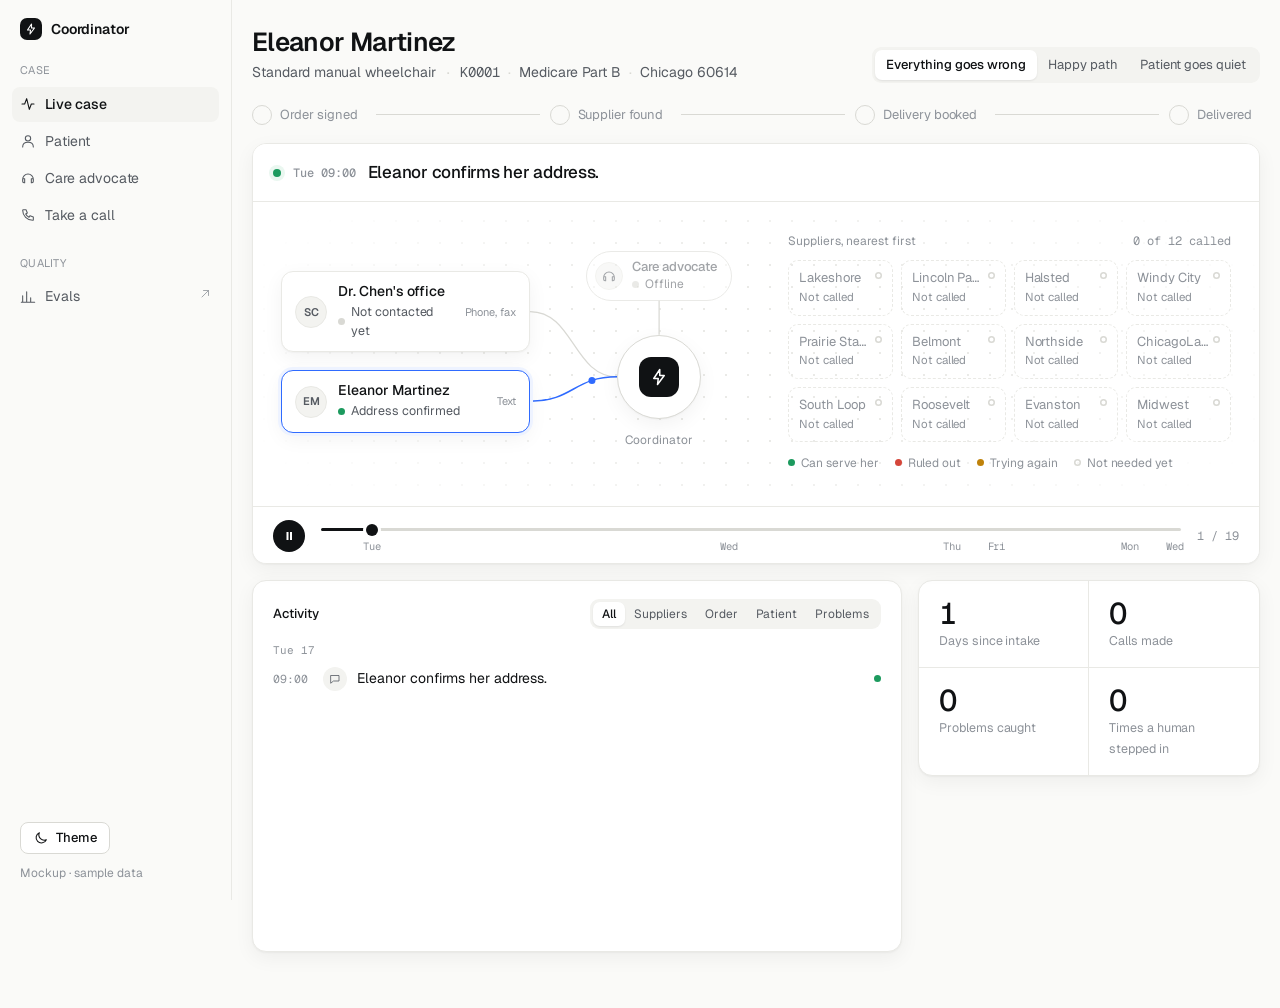
<file: mockup/index.html>
<!doctype html>
<html lang="en">
<head>
<meta charset="utf-8">
<meta name="viewport" content="width=device-width, initial-scale=1">
<title>DME Coordinator (mockup)</title>
<link rel="stylesheet" href="https://fonts.googleapis.com/css2?family=Geist:wght@400;500;600&family=Geist+Mono:wght@400;500&display=swap">
<link rel="stylesheet" href="style.css">
</head>
<body>
<svg width="0" height="0" style="position:absolute" aria-hidden="true"><defs>
  <symbol id="i-person" viewBox="0 0 24 24"><circle cx="12" cy="8" r="4"/><path d="M4 21c0-4.5 3.6-7 8-7s8 2.5 8 7"/></symbol>
  <symbol id="i-headset" viewBox="0 0 24 24"><path d="M4 14a8 8 0 0 1 16 0M4 14v3a2 2 0 0 0 2 2h1v-6H5a1 1 0 0 0-1 1zM20 14v3a2 2 0 0 1-2 2h-1v-6h2a1 1 0 0 1 1 1z"/></symbol>
  <symbol id="i-bolt" viewBox="0 0 24 24"><path d="M13 2 5 14h6l-1 8 9-12h-6z"/></symbol>
  <symbol id="i-check" viewBox="0 0 24 24"><path d="m5 12 5 5 9-10"/></symbol>
  <symbol id="i-phone" viewBox="0 0 24 24"><path d="M5 4h4l2 5-2.5 1.5a11 11 0 0 0 5 5L15 13l5 2v4a1 1 0 0 1-1 1A15 15 0 0 1 4 5a1 1 0 0 1 1-1z"/></symbol>
  <symbol id="i-doc" viewBox="0 0 24 24"><path d="M7 3h7l4 4v14H7zM14 3v4h4M10 12h5M10 16h5"/></symbol>
  <symbol id="i-msg" viewBox="0 0 24 24"><path d="M4 5h16v11H9l-5 4z"/></symbol>
  <symbol id="i-pulse" viewBox="0 0 24 24"><path d="M3 12h4l3-8 4 16 3-8h4"/></symbol>
  <symbol id="i-chart" viewBox="0 0 24 24"><path d="M4 20V10M10 20V4M16 20v-7M22 20H2"/></symbol>
  <symbol id="i-play" viewBox="0 0 24 24"><path d="M7 4v16l13-8z"/></symbol>
  <symbol id="i-pause" viewBox="0 0 24 24"><path d="M7 4h4v16H7zM14 4h4v16h-4z"/></symbol>
  <symbol id="i-x" viewBox="0 0 24 24"><path d="M6 6l12 12M18 6 6 18"/></symbol>
  <symbol id="i-up" viewBox="0 0 24 24"><path d="M12 19V5M5 12l7-7 7 7"/></symbol>
  <symbol id="i-moon" viewBox="0 0 24 24"><path d="M20 14.5A8 8 0 0 1 9.5 4a8 8 0 1 0 10.5 10.5z"/></symbol>
  <symbol id="i-out" viewBox="0 0 24 24"><path d="M9 5h10v10M19 5 6 18"/></symbol>
</defs></svg>

<div class="shell">
  <aside class="side">
    <div class="logo"><i><svg class="ic"><use href="#i-bolt"/></svg></i>Coordinator</div>
    <nav class="nav" role="tablist">
      <span class="lbl">Case</span>
      <button role="tab" data-v="ops" aria-selected="true"><svg class="ic"><use href="#i-pulse"/></svg>Live case</button>
      <button role="tab" data-v="patient" aria-selected="false"><svg class="ic"><use href="#i-person"/></svg>Patient</button>
      <button role="tab" data-v="advocate" aria-selected="false"><svg class="ic"><use href="#i-headset"/></svg>Care advocate<span class="count" id="advcount"></span></button>
      <button role="tab" data-v="call" aria-selected="false"><svg class="ic"><use href="#i-phone"/></svg>Take a call</button>
    </nav>
    <nav class="nav">
      <span class="lbl">Quality</span>
      <a href="evals.html" target="_blank" rel="noopener"><svg class="ic"><use href="#i-chart"/></svg>Evals<span class="count"><svg class="ic" style="width:12px;height:12px"><use href="#i-out"/></svg></span></a>
    </nav>
    <div class="foot">
      <button class="btn" id="theme" style="justify-self:start"><svg class="ic"><use href="#i-moon"/></svg>Theme</button>
      <span>Mockup · sample data</span>
    </div>
  </aside>

  <main class="main">
    <!-- ============ LIVE CASE ============ -->
    <section id="v-ops">
      <div class="head">
        <div><h1>Eleanor Martinez</h1><div class="meta"><span>Standard manual wheelchair</span><span class="mono">K0001</span><span>Medicare Part B</span><span>Chicago 60614</span></div></div>
        <div class="tools">
          <div class="seg" id="scen"><button aria-pressed="true" data-s="gauntlet">Everything goes wrong</button><button aria-pressed="false" data-s="happy">Happy path</button><button aria-pressed="false" data-s="quiet">Patient goes quiet</button></div>
        </div>
      </div>

      <div class="steps" id="steps"></div>

      <div class="card stage">
        <div class="nowline" id="now"><i class="dot"></i><time id="clock">Mon 21:00</time><p id="say"></p><button class="btn" id="goadv" hidden>Step in as care advocate</button></div>
        <div class="board" id="board">
          <svg id="wires"></svg>
          <div class="col">
            <div class="node" id="n-pcp"><span class="avatar">SC</span><div><b>Dr. Chen's office</b><span class="st" id="s-pcp"><i class="dot"></i><span></span></span></div><span class="ch">Phone, fax</span></div>
            <div class="node" id="n-pat"><span class="avatar">EM</span><div><b>Eleanor Martinez</b><span class="st" id="s-pat"><i class="dot"></i><span></span></span></div><span class="ch">Text</span></div>
          </div>
          <div class="center">
            <div class="node pill off" id="n-hum"><span class="avatar"><svg class="ic"><use href="#i-headset"/></svg></span><div><b>Care advocate</b><span class="st" id="s-hum"><i class="dot"></i><span>Offline</span></span></div></div>
            <div class="hub" id="hub"><span><svg class="ic"><use href="#i-bolt"/></svg></span></div>
            <div class="hubname">Coordinator</div>
          </div>
          <div>
            <div class="suphead"><span>Suppliers, nearest first</span><span class="mono" id="supcount"></span></div>
            <div class="sups" id="sups"></div>
            <div class="legend"><span><i class="dot good"></i>Can serve her</span><span><i class="dot bad"></i>Ruled out</span><span><i class="dot warn"></i>Trying again</span><span><i class="dot hollow"></i>Not needed yet</span></div>
          </div>
        </div>
        <div class="scrub">
          <button class="pp" id="pp" aria-label="Play or pause"><svg class="ic"><use id="pp-ic" href="#i-pause"/></svg></button>
          <div class="track"><input type="range" id="seek" min="0" max="1" value="0" aria-label="Move through the case"><div class="ticks" id="ticks"></div></div>
          <span class="mono muted" id="pos"></span>
        </div>
      </div>

      <div class="row">
        <div class="card pad">
          <div class="ttl">Activity
            <div class="seg sm" id="filt"><button aria-pressed="true" data-f="all">All</button><button aria-pressed="false" data-f="sup">Suppliers</button><button aria-pressed="false" data-f="ord">Order</button><button aria-pressed="false" data-f="pat">Patient</button><button aria-pressed="false" data-f="bad">Problems</button></div>
          </div>
          <div class="feed" id="feed"></div>
        </div>
        <div class="card stats">
          <div class="stat"><b id="k-day">0</b><span>Days since intake</span></div>
          <div class="stat"><b id="k-calls">0</b><span>Calls made</span></div>
          <div class="stat"><b id="k-caught">0</b><span>Problems caught</span></div>
          <div class="stat"><b id="k-hum">0</b><span>Times a human stepped in</span></div>
        </div>
      </div>
    </section>

    <!-- ============ PATIENT ============ -->
    <section id="v-patient" hidden>
      <div class="head"><div><h1>Patient</h1><div class="meta"><span>Eleanor's phone, following the live case</span><span>Write to it as her</span></div></div></div>
      <div class="middle">
        <div class="phone"><div class="screen">
          <div class="phead"><span class="avatar" style="background:var(--ink);color:var(--on-ink);border:0"><svg class="ic"><use href="#i-bolt"/></svg></span><div><b>Your care team</b><small>Replies in seconds</small></div></div>
          <div class="pstat"><b id="p-head"></b><div class="prog" id="p-prog"></div></div>
          <div class="msgs" id="p-msgs"></div>
          <div class="quick"><button class="chip" data-say="Where is it?">Where is it?</button><button class="chip" data-say="What will I owe?">What will I owe?</button><button class="chip" data-say="Can I talk to a person?">Talk to a person</button></div>
          <form class="compose" id="p-form"><input id="p-in" placeholder="Message" aria-label="Message" autocomplete="off"><button class="send" aria-label="Send"><svg class="ic"><use href="#i-up"/></svg></button></form>
        </div></div>
        <div class="card pad behind">
          <div class="ttl">Behind the reply</div>
          <p class="muted" id="b-empty">Send a message as Eleanor to see how it is handled.</p>
          <div id="b-rows" hidden>
            <div class="kv"><small>She wrote</small><span id="b-said"></span></div>
            <div class="kv"><small>Understood as</small><span id="b-kind"></span></div>
            <div class="kv"><small>Reply wording</small><span>Written in advance. The AI reads her message, it never improvises the answer.</span></div>
            <div class="kv"><small>Human</small><span id="b-hum"></span></div>
          </div>
        </div>
      </div>
    </section>

    <!-- ============ ADVOCATE ============ -->
    <section id="v-advocate" hidden>
      <div class="head"><div><h1>Care advocate</h1><div class="meta"><span>Only what the system couldn't finish alone</span></div></div></div>
      <div class="card" id="adv-calm"><div class="empty"><span class="ring"><svg class="ic"><use href="#i-check"/></svg></span><h2>Nothing needs you</h2><p id="adv-note">The case is running itself.</p><button class="btn" id="adv-demo" style="margin-top:12px">Show a case that needs a human</button></div></div>
      <div class="card inbox" id="adv-alert" hidden><div class="list" id="adv-list"></div><div class="detail" id="adv-detail"></div></div>
    </section>

    <!-- ============ TAKE A CALL ============ -->
    <section id="v-call" hidden>
      <div class="head"><div><h1>Take a call</h1><div class="meta"><span>You answer the phone. Watch what the system takes from your words.</span></div></div>
        <div class="tools"><div class="seg" id="who"><button aria-pressed="true" data-w="sup">A supplier</button><button aria-pressed="false" data-w="pcp">Dr. Chen's office</button><button aria-pressed="false" data-w="pat">Eleanor</button></div><button class="btn" id="c-again">Start over</button></div></div>
      <div class="card split">
        <div class="left">
          <div class="msgs" id="c-msgs"></div>
          <div class="quick" id="c-quick"><button class="chip" data-reply="Yes, we do.">Yes, we do</button><button class="chip" data-reply="No, sorry.">No, sorry</button><button class="chip" data-reply="Hmm, let me check with my manager.">Dodge the question</button><button class="chip" data-reply="(hangs up)">Hang up</button></div>
          <form class="compose" id="c-form"><input id="c-in" placeholder="Answer in your own words" aria-label="Your reply" autocomplete="off"><button class="send" aria-label="Send"><svg class="ic"><use href="#i-up"/></svg></button></form>
        </div>
        <div class="heard">
          <div class="ttl">What the system heard <span>each answer needs your words as proof</span></div>
          <div id="c-rows"></div>
          <div class="verdict" id="c-verdict"></div>
        </div>
      </div>
    </section>
  </main>
</div>

<aside class="drawer" id="drawer" hidden>
  <header><div><b id="d-title"></b><small id="d-sub"></small></div><button class="x" id="d-close" aria-label="Close"><svg class="ic"><use href="#i-x"/></svg></button></header>
  <div class="scroll" id="d-chat"></div>
  <footer id="d-foot"></footer>
</aside>

<script>
const $ = id => document.getElementById(id);
const ic = n => `<svg class="ic"><use href="#i-${n}"/></svg>`;
const esc = s => s.replace(/[&<>"]/g, c => ({ "&": "&amp;", "<": "&lt;", ">": "&gt;", '"': "&quot;" }[c]));
const DAYS = ["Tue 17", "Wed 18", "Thu 19", "Fri 20", "Mon 23", "Tue 24", "Wed 25"];
const DAYNAME = { Tue: "Tuesday", Wed: "Wednesday", Thu: "Thursday", Fri: "Friday", Mon: "Monday" };
const SUP = ["Lakeshore", "Lincoln Park", "Halsted", "Windy City", "Prairie State", "Belmont", "Northside", "ChicagoLand", "South Loop", "Roosevelt", "Evanston", "Midwest"];
const STEPPER = ["Order signed", "Supplier found", "Delivery booked", "Delivered"];
const TAG = { bad: "Problem caught", out: "Ruled out", warn: "Waiting", human: "Needs a human" };

/* ---------- case state, rebuilt from scratch on every seek ---------- */
let calls = 0, caught = 0, humans = 0, eta = "", blocked = false, shown = -1, gen = 0, liveNow = null;
let S = [], pos = -1, timer = null, filter = "all", inbox = [], extra = [];
const called = new Set();
const call = () => calls++;
function party(id, cls, text) { const s = $("s-" + id); s.className = "st " + cls; s.lastElementChild.textContent = text; }
function sup(i, cls, text) { const t = $("t" + i); t.className = "sup " + cls; t.querySelector("small").textContent = text; called.add(i); $("supcount").textContent = `${called.size} of 12 called`; }
function step(i, cls) { const e = $("steps").querySelectorAll(".stp")[i]; e.className = "stp " + cls; e.querySelector("small").textContent = cls === "done" ? $("clock").textContent : ""; }
function hum(cls, text) { $("n-hum").className = "node pill " + cls; party("hum", cls === "alert" ? "bad" : cls === "done" ? "good" : "", text); }
function escalate(item) { inbox = inbox.filter(x => x.id !== item.id).concat(item); humans++; blocked = true; hum("alert", "Asked to step in"); }
function settle(id) { inbox = inbox.filter(x => x.id !== id); blocked = false; hum("done", "Handed back"); }

// [day, time, who, mood, lane, caption, effect, conversation]   c = coordinator, o = the other party
const ASK_ADDR = [["c", "Hi Eleanor. We're arranging your wheelchair. Deliver to ZIP 60614?"]];
const ASK_ORDER = [["c", "This is the automated assistant from Mira Mace. We need a signed order for Eleanor Martinez: standard wheelchair, K0001."], ["o", "Okay, I'll pass it on to Dr. Chen."]];
const QUALIFY = (name, reply) => [["o", name + ", how can I help?"], ["c", "Can you serve a Medicare patient in 60614 who needs a K0001 wheelchair?"], ["o", reply]];
const SCEN = {
  gauntlet: [
    [0, "09:00", "n-pat", "good", "pat", "Eleanor confirms her address.", () => party("pat", "good", "Address confirmed"), ASK_ADDR.concat([["o", "Yes. How much will I pay?"], ["c", "20% of the Medicare-approved amount, after your deductible. The supplier can't charge more."]])],
    [0, "09:00", "n-pcp", "", "ord", "Asking Dr. Chen's office for the signed order.", () => { party("pcp", "live", "Order requested"); step(0, "on"); call(); }, ASK_ORDER],
    [0, "09:00", "t0", "out", "sup", "Lakeshore isn't taking new patients.", () => { sup(0, "out", "No new patients"); call(); }, [["o", "Lakeshore Home Medical, this is Marcus."], ["c", "Are you taking new Medicare patients?"], ["o", "Not right now. Waitlist until January."]]],
    [0, "09:00", "t1", "warn", "sup", "Lincoln Park doesn't answer. Calling back later.", () => { sup(1, "wait", "No answer"); call(); }, [["c", "(rings out, nobody picks up)"]]],
    [0, "09:00", "t2", "good", "sup", "Halsted can deliver in two days.", () => { sup(2, "ok", "Ready · 2 days"); step(1, "on"); call(); }, QUALIFY("Halsted Home Health, this is Tony", "Yes. In stock, two business days, and we accept assignment.")],
    [0, "11:00", "t1", "out", "sup", "Lincoln Park is out of stock.", () => { sup(1, "out", "Out of stock"); call(); }, [["c", "Do you have a K0001 in stock?"], ["o", "We're out. Maybe three weeks."]]],
    [0, "11:00", "t3", "out", "sup", "Windy City would charge her more than 20%.", () => { sup(3, "out", "No assignment"); call(); }, [["c", "Do you accept Medicare assignment?"], ["o", "No, we bill the patient our own rate."]]],
    [0, "11:00", "t4", "good", "sup", "Prairie State is ready as a backup.", () => { sup(4, "ok", "Backup · 3 days"); step(1, "done"); call(); }, QUALIFY("Prairie State Medical", "Yes, we have them. Three business days. We take assignment.")],
    [1, "09:00", "n-pcp", "bad", "ord", "No order after a day. The office says they never got it.", () => { party("pcp", "bad", "Request lost, re-sent"); caught++; call(); }, [["c", "Do you have our request from Tuesday for Eleanor Martinez's order?"], ["o", "We don't have any record of that. Leave it with me, I'll take it to Dr. Chen today."]]],
    [1, "13:00", "n-pcp", "bad", "ord", "The order arrives with the wrong code and no signature.", () => { party("pcp", "bad", "Wrong code, fixing"); caught++; call(); }, [["o", "FAX · Order for E. Martinez · Code K0004 · Signature: blank"], ["c", "The code should be K0001 and it needs Dr. Chen's signature. Could you resend it?"], ["o", "Sorry about that. We'll fix it this afternoon."]]],
    [1, "16:00", "n-pcp", "good", "ord", "The corrected order arrives. K0001, signed.", () => { party("pcp", "good", "Order valid"); step(0, "done"); }, [["o", "FAX · Order for E. Martinez · Code K0001 · Signed, Dr. S. Chen"]]],
    [1, "16:00", "t2", "good", "sup", "Halsted books delivery for Friday.", () => { sup(2, "booked", "Booked · Fri"); step(2, "done"); eta = "Friday"; call(); }, [["c", "We have the signed order. Can you deliver Friday?"], ["o", "Friday works. Send it over."]]],
    [1, "16:00", "n-pat", "good", "pat", "Eleanor is told to expect it Friday.", () => party("pat", "good", "Expecting it Friday"), [["c", "Good news: your wheelchair is booked for Friday with Halsted."]]],
    [2, "16:00", "t2", "warn", "sup", "Checking on Halsted. No answer.", () => { sup(2, "silent", "No answer"); call(); }, [["c", "(rings out, nobody picks up)"]]],
    [3, "09:00", "t2", "bad", "sup", "Halsted has gone silent. Switching to the backup.", () => { sup(2, "silent", "Went silent"); step(2, "on"); eta = ""; caught++; call(); }, [["c", "(second try, still nobody picks up)"]]],
    [3, "09:00", "t4", "good", "sup", "Prairie State books delivery for Wednesday.", () => { sup(4, "booked", "Booked · Wed"); step(2, "done"); eta = "Wednesday"; call(); }, [["c", "Our first supplier fell through. Can you take the order?"], ["o", "Sure. We can deliver Wednesday."]]],
    [3, "09:00", "n-pat", "warn", "pat", "Eleanor is told about the delay.", () => party("pat", "warn", "Expecting it Wednesday"), [["c", "Your first supplier didn't confirm, so we've booked another. New delivery day: Wednesday."], ["o", "Ok, thank you."]]],
    [4, "09:00", "t4", "good", "sup", "Prairie State confirms the delivery is still on.", call, [["c", "Checking the Wednesday delivery is still on."], ["o", "Yep, it's on the truck schedule."]]],
    [6, "16:00", "n-pat", "good", "pat", "“It arrived.” Case closed.", () => { party("pat", "good", "Has her wheelchair"); sup(4, "booked", "Delivered"); step(3, "done"); }, [["c", "Did your wheelchair arrive?"], ["o", "It arrived."]]],
  ],
  happy: [
    [0, "09:00", "n-pat", "good", "pat", "Eleanor confirms her address.", () => party("pat", "good", "Address confirmed"), ASK_ADDR.concat([["o", "Yes, that's right."]])],
    [0, "09:00", "n-pcp", "", "ord", "Asking Dr. Chen's office for the signed order.", () => { party("pcp", "live", "Order requested"); step(0, "on"); call(); }, ASK_ORDER],
    [0, "09:00", "t0", "good", "sup", "Lakeshore can deliver in two days.", () => { sup(0, "ok", "Ready · 2 days"); step(1, "on"); call(); }, QUALIFY("Lakeshore Home Medical", "Yes. In stock, two days, and we accept assignment.")],
    [0, "09:00", "t1", "good", "sup", "Lincoln Park is ready as a backup.", () => { sup(1, "ok", "Backup · 3 days"); step(1, "done"); call(); }, QUALIFY("Lincoln Park DME", "We can. Three days, assignment accepted.")],
    [0, "09:00", "t2", "good", "sup", "Halsted could do it too. Kept as a spare.", () => { sup(2, "ok", "Spare"); call(); }, QUALIFY("Halsted Home Health", "Yes, no problem.")],
    [1, "11:00", "n-pcp", "good", "ord", "The signed order arrives. K0001, signed.", () => { party("pcp", "good", "Order valid"); step(0, "done"); }, [["o", "FAX · Order for E. Martinez · Code K0001 · Signed, Dr. S. Chen"]]],
    [1, "11:00", "t0", "good", "sup", "Lakeshore books delivery for Friday.", () => { sup(0, "booked", "Booked · Fri"); step(2, "done"); eta = "Friday"; call(); }, [["c", "We have the signed order. Can you deliver Friday?"], ["o", "Friday is fine."]]],
    [1, "11:00", "n-pat", "good", "pat", "Eleanor is told to expect it Friday.", () => party("pat", "good", "Expecting it Friday"), [["c", "Good news: your wheelchair is booked for Friday with Lakeshore."]]],
    [2, "16:00", "t0", "good", "sup", "Lakeshore confirms the delivery is still on.", call, [["c", "Checking the Friday delivery is still on."], ["o", "All set for Friday."]]],
    [3, "16:00", "n-pat", "good", "pat", "“It arrived.” Case closed.", () => { party("pat", "good", "Has her wheelchair"); sup(0, "booked", "Delivered"); step(3, "done"); }, [["c", "Did your wheelchair arrive?"], ["o", "It arrived."]]],
  ],
  quiet: [
    [0, "09:00", "n-pat", "warn", "pat", "Texted Eleanor to confirm her address. No reply yet.", () => party("pat", "warn", "Text 1, no reply"), ASK_ADDR],
    [0, "09:00", "n-pcp", "", "ord", "Asking Dr. Chen's office for the signed order.", () => { party("pcp", "live", "Order requested"); step(0, "on"); call(); }, ASK_ORDER],
    [0, "09:00", "t0", "good", "sup", "Lakeshore can deliver in two days.", () => { sup(0, "ok", "Ready · 2 days"); step(1, "on"); call(); }, QUALIFY("Lakeshore Home Medical", "Yes. In stock, two days, and we accept assignment.")],
    [0, "09:00", "t1", "good", "sup", "Lincoln Park is ready as a backup.", () => { sup(1, "ok", "Backup · 3 days"); step(1, "done"); call(); }, QUALIFY("Lincoln Park DME", "We can. Three days, assignment accepted.")],
    [1, "09:00", "n-pat", "warn", "pat", "Second text to Eleanor. Still nothing.", () => party("pat", "warn", "Text 2, no reply"), [["c", "Hi Eleanor, checking again: is ZIP 60614 right for your wheelchair delivery?"]]],
    [1, "11:00", "n-pcp", "good", "ord", "The signed order arrives. K0001, signed.", () => { party("pcp", "good", "Order valid"); step(0, "done"); }, [["o", "FAX · Order for E. Martinez · Code K0001 · Signed, Dr. S. Chen"]]],
    [2, "09:00", "n-pat", "warn", "pat", "Third and last text. No reply.", () => party("pat", "warn", "Text 3, no reply"), [["c", "Eleanor, we can't book your delivery until you confirm your ZIP. Reply YES if 60614 is right."]]],
    [2, "13:00", "n-hum", "human", "hum", "Out of tries. Asking a care advocate to reach Eleanor.", () => { party("pat", "bad", "Not answering"); escalate({ id: "quiet", who: "EM", title: "Eleanor isn't answering", sub: "Thu 13:00 · blocks delivery", why: "Three texts, no reply. Delivery can't be booked until she confirms her address.", trail: ["Tue 09:00", "Wed 09:00", "Thu 09:00"], facts: [["good", "Signed order is valid"], ["good", "Two suppliers ready"], ["bad", "Address not confirmed"]], next: "Call her, confirm ZIP 60614, then hand it back.", acts: ["I reached her, 60614 is right", "She gave a new address"] }); }, [["c", "Hand-off written from the case log. No AI wording in it."]]],
    [2, "15:00", "n-hum", "good", "hum", "The care advocate reached her. Coordinator takes it back.", () => { settle("quiet"); party("pat", "good", "Address confirmed"); }, [["o", "Reached Eleanor by phone. 60614 is correct."]]],
    [2, "15:00", "t0", "good", "sup", "Lakeshore books delivery for Monday.", () => { sup(0, "booked", "Booked · Mon"); step(2, "done"); eta = "Monday"; call(); }, [["c", "We have the signed order. Can you deliver Monday?"], ["o", "Monday works."]]],
    [2, "15:00", "n-pat", "good", "pat", "Eleanor is told to expect it Monday.", () => party("pat", "good", "Expecting it Monday"), [["c", "Thanks for confirming with our care advocate. Your wheelchair is booked for Monday."]]],
    [4, "16:00", "n-pat", "good", "pat", "“It arrived.” Case closed.", () => { party("pat", "good", "Has her wheelchair"); sup(0, "booked", "Delivered"); step(3, "done"); }, [["c", "Did your wheelchair arrive?"], ["o", "It arrived."]]],
  ],
};
const whoName = id => id[0] === "t" ? SUP[+id.slice(1)] : { "n-pcp": "Dr. Chen's office", "n-pat": "Eleanor Martinez", "n-hum": "Care advocate" }[id];
const LANE_IC = { sup: "phone", ord: "doc", pat: "msg", hum: "headset" };

function reset() {
  gen++; calls = caught = humans = 0; eta = ""; blocked = false; shown = -1; called.clear(); inbox = inbox.filter(x => x.id === "person");
  $("clock").textContent = "Mon 21:00"; $("say").textContent = "Intake is done. The care advocate logs off and the coordinator takes over."; $("now").className = "nowline";
  $("steps").innerHTML = STEPPER.map((t, i) => `${i ? '<span class="rule"></span>' : ""}<span class="stp"><span class="c">${ic("check")}</span>${t}<small class="mono"></small></span>`).join("");
  $("sups").innerHTML = SUP.map((n, i) => `<button class="sup idle" id="t${i}" data-step=""><b>${n}</b><small>Not called</small><i class="dot"></i></button>`).join("");
  ["n-pcp", "n-pat", "n-hum"].forEach(id => $(id).dataset.step = "");
  party("pcp", "", "Not contacted yet"); party("pat", "", "Not contacted yet"); hum("off", "Offline"); $("supcount").textContent = "0 of 12 called";
  wires(null);
}
function paint() {   // everything derived from state
  const day = shown < 0 ? 0 : +DAYS[S[shown][0]].split(" ")[1] - 16;
  $("k-day").textContent = day; $("k-calls").textContent = calls; $("k-caught").textContent = caught; $("k-hum").textContent = humans;
  $("seek").value = pos + 1; $("seek").style.setProperty("--p", (pos + 1) / S.length * 100 + "%"); $("pos").textContent = `${pos + 1} / ${S.length}`;
  $("pp-ic").setAttribute("href", timer ? "#i-pause" : "#i-play"); $("goadv").hidden = !blocked;
  renderFeed(); renderPhone(); renderInbox();
}
function renderFeed(fresh) {
  let last = -1, html = "";
  for (let i = 0; i <= shown; i++) { const [d, t, , mood, lane, say] = S[i];
    if (filter === "bad" ? mood !== "bad" && mood !== "human" : filter !== "all" && lane !== filter) continue;
    if (d !== last) { html += `<div class="fd">${DAYS[d]}</div>`; last = d; }
    html += `<button class="fr ${mood}${i === fresh ? " new" : ""}" data-step="${i}"><time>${t}</time><span class="who">${ic(LANE_IC[lane])}</span><span class="tx">${say}</span><span class="tag ${mood}">${TAG[mood] || ""}<i class="dot"></i></span></button>`; }
  $("feed").innerHTML = html || `<p class="muted fe">${shown < 0 ? "Nothing yet. Press play." : "Nothing of this kind so far."}</p>`;
  $("feed").scrollTop = $("feed").scrollHeight;
}

function wires(live) {
  liveNow = live;
  const b = $("board").getBoundingClientRect(), box = id => { const r = $(id).getBoundingClientRect(); return { l: r.left - b.left, r: r.right - b.left, t: r.top - b.top, b: r.bottom - b.top, cx: r.left + r.width / 2 - b.left, cy: r.top + r.height / 2 - b.top }; };
  const h = box("hub"), path = id => {
    const n = box(id);
    if (id === "n-hum") return `M${h.cx} ${h.t} L${n.cx} ${n.b}`;
    // supplier wires stop at the edge of the grid, level with the tile; the tile itself lights up
    const left = n.cx < h.cx, x1 = left ? h.l : h.r, x2 = left ? n.r : id.startsWith("t") ? box("sups").l - 6 : n.l, mx = (x1 + x2) / 2;
    return `M${x1} ${h.cy} C${mx} ${h.cy} ${mx} ${n.cy} ${x2} ${n.cy}`;
  };
  const ids = ["n-pcp", "n-pat", "n-hum"].concat(live && live.startsWith("t") ? [live] : []);
  $("wires").innerHTML = ids.map(id => { const d = path(id), on = id === live;
    return `<path d="${d}" class="${on ? "live" : ""}"/>` + (on ? `<circle r="3.5" class="pulse"><animateMotion dur="0.9s" repeatCount="indefinite" path="${d}"/></circle>` : ""); }).join("");
  document.querySelectorAll(".node").forEach(p => p.classList.toggle("live", p.id === live));
  document.querySelectorAll(".sup").forEach(t => t.classList.toggle("calling", t.id === live));
}

function apply(i, instant) {
  const [d, time, target, mood, , text, fx] = S[i], g = gen;
  const land = () => {
    if (g !== gen) return;
    $("clock").textContent = DAYS[d].split(" ")[0] + " " + time; $("say").textContent = text; $("now").className = "nowline " + mood;
    fx(); shown = i; $(target).dataset.step = i;
    if (instant) return;
    if (i === S.length - 1) wires(null);
    if (blocked || i === S.length - 1) pause();
    paint(); renderFeed(i);
  };
  if (instant) return land();
  wires(target); $("now").className = "nowline"; $("say").textContent = (LANE_IC[S[i][4]] === "msg" ? "Texting " : target === "n-hum" ? "Reaching the " : "Calling ") + whoName(target).replace("Care", "care") + "…";
  setTimeout(land, 650);
}
function seek(i) { reset(); for (let k = 0; k <= i; k++) apply(k, true); pos = i; wires(i >= 0 && i < S.length - 1 ? S[i][2] : null); paint(); }
function tick() { if (blocked || pos >= S.length - 1) return pause(); apply(++pos); paint(); }
function pause() { clearInterval(timer); timer = null; paint(); }
function play() { if (blocked) return show("advocate"); if (pos >= S.length - 1) seek(-1); clearInterval(timer); timer = setInterval(tick, 1500); tick(); }
function load(name, at) {
  clearInterval(timer); timer = null; S = SCEN[name];
  document.querySelectorAll("#scen button").forEach(x => x.setAttribute("aria-pressed", x.dataset.s === name));
  $("seek").max = S.length;
  const first = {}; S.forEach(([d], i) => first[d] ??= i);
  $("ticks").innerHTML = Object.entries(first).map(([d, i]) => `<span style="left:calc(6px + ${(i + 1) / S.length} * (100% - 12px))">${DAYS[d].split(" ")[0]}</span>`).join("");
  extra = []; if (at == null) { seek(-1); play(); } else seek(Math.min(at, S.length - 1));
}

/* ---------- patient phone: mirrors the live case, and you can write as Eleanor ---------- */
function renderPhone() {
  const st = [...$("steps").querySelectorAll(".stp")].map(e => e.classList.contains("done"));
  $("p-head").textContent = st[3] ? "Delivered" : st[2] && eta ? "Arriving " + eta : "Getting your wheelchair ready";
  const at = st.indexOf(false);
  $("p-prog").innerHTML = ["Order", "Supplier", "Booked", "Delivered"].map((t, i) => `<span class="${st[i] ? "done" : i === at ? "now" : ""}">${t}</span>`).join("");
  let last = -1, html = "";
  for (let i = 0; i <= shown; i++) { if (S[i][4] !== "pat") continue; const d = S[i][0];
    if (d !== last) { html += `<span class="day">${DAYNAME[DAYS[d].split(" ")[0]]}</span>`; last = d; }
    html += S[i][7].map(([w, t]) => `<div class="b ${w === "c" ? "in" : "out"}">${t}</div>`).join(""); }
  if (extra.length) html += `<span class="day">Just now</span>` + extra.map(([w, t]) => w === "…" ? `<div class="b in typing"><i></i><i></i><i></i></div>` : `<div class="b ${w === "c" ? "in" : "out"}">${esc(t)}</div>`).join("");
  $("p-msgs").innerHTML = html || `<span class="day">No messages yet</span>`; $("p-msgs").scrollTop = $("p-msgs").scrollHeight;
}
function answer(t) {
  if (/person|human|someone|call me|agent|nurse/i.test(t)) return ["She wants a person", "I've asked a care advocate to call you today. Everything else keeps moving.", true];
  if (/owe|cost|pay|price|much|bill|charge/i.test(t)) return ["A question about cost", "You pay 20% of the Medicare-approved amount, after your deductible. The supplier can't charge more.", false];
  if (/where|when|status|arriv|deliver|late|coming/i.test(t)) { const h = $("p-head").textContent; return ["A question about status", h === "Delivered" ? "Your wheelchair has been delivered." : eta ? `It's booked and arriving ${eta}.` : "We're lining up a supplier and your doctor's signed order. I'll text you as soon as delivery is booked.", false]; }
  if (/address|moved|zip|\b\d{5}\b/i.test(t)) return ["An address change", "Thanks. I've paused booking until the new address is confirmed with you.", false];
  return ["Something it can't place", "Thanks, I've noted that for your care team. Is there anything about your delivery I can check?", false];
}
function patientSay(text) {
  if (!text.trim()) return;
  extra.push(["o", text], ["…"]); renderPhone();
  setTimeout(() => { const [kind, reply, human] = answer(text); extra.pop(); extra.push(["c", reply]);
    $("b-empty").hidden = true; $("b-rows").hidden = false; $("b-said").textContent = `“${text}”`; $("b-kind").textContent = kind; $("b-hum").textContent = human ? "Care advocate asked to call her" : "Not needed";
    if (human && !inbox.some(x => x.id === "person")) inbox.push({ id: "person", who: "EM", title: "Eleanor asked for a person", sub: "Just now · case keeps running", why: "She asked to talk to someone. Nothing is blocked; the coordinator is still working the case.", facts: [["good", "No action needed on the order or suppliers"]], next: "Call her back today.", acts: ["Done, I called her"] });
    paint(); }, 900);
}

/* ---------- care advocate inbox ---------- */
function renderInbox() {
  $("advcount").textContent = inbox.length || ""; $("advcount").className = "count" + (inbox.length ? " n" : "");
  $("adv-calm").hidden = !!inbox.length; $("adv-alert").hidden = !inbox.length;
  if (!inbox.length) return;
  const it = inbox[0];
  $("adv-list").innerHTML = inbox.map((x, i) => `<div class="item${i ? "" : " sel"}"><span class="avatar">${x.who}</span><div><b>${x.title}</b><small>${x.sub}</small></div></div>`).join("");
  $("adv-detail").innerHTML = `<div><h2>${it.title}</h2><p class="muted" style="margin-top:4px">${it.why}</p></div>` +
    (it.trail ? `<div><div class="lab">What the system tried</div><div class="trail">${it.trail.map(t => `<span class="t"><i>${ic("x")}</i>Text, ${t}</span>`).join('<span class="sep"></span>')}</div></div>` : "") +
    `<div><div class="lab">Where the case stands</div><div class="facts">${it.facts.map(([c, t]) => `<span class="fact ${c}"><i class="dot"></i>${t}</span>`).join("")}</div></div>` +
    `<div><div class="lab">Suggested next step</div><p>${it.next}</p></div>` +
    `<div class="acts">${it.acts.map((a, i) => `<button class="btn lg${i ? "" : " ink"}" data-resolve="${it.id}">${a}</button>`).join("")}</div>`;
}
function resolve(id) {
  if (id === "quiet") { $("adv-note").innerHTML = "Handed back. The coordinator is finishing the case."; $("adv-demo").textContent = "Watch it finish"; $("adv-demo").dataset.go = "ops"; blocked = false; play(); }
  else { inbox = inbox.filter(x => x.id !== id); paint(); }
}

/* ---------- take a call: you are the other party ---------- */
const WHO = {
  sup: { open: "Halsted Supply, this is Tony.", hi: "Hi, this is the automated assistant from Mira Mace, calling about a Medicare patient.", ok: "Qualified. Halsted goes on the shortlist.", no: "Can't serve her. Moving to the next supplier.", unk: "Not enough to decide. It will call back and ask only what's missing.",
    items: [["Taking new Medicare patients", "Are you taking new Medicare patients?"], ["K0001 wheelchair in stock", "Do you have a K0001 standard wheelchair in stock?"], ["Accepts Medicare assignment", "Do you accept Medicare assignment?"], ["Delivers to 60614", "Do you deliver to ZIP 60614?"]] },
  pcp: { open: "Sunrise Family Medicine, front desk.", hi: "Hi, this is the automated assistant from Mira Mace, calling about Eleanor Martinez.", ok: "Order is on its way. It will check the fax tomorrow morning.", no: "The office refused. This goes to a care advocate.", unk: "No clear commitment. It will call again tomorrow.",
    items: [["Received the order request", "Did you receive our request for her wheelchair order?"], ["Dr. Chen will sign and send it", "Can Dr. Chen sign it and fax it back?"]] },
  pat: { open: "Hello?", hi: "Hi Eleanor, this is the automated assistant from your care team at Mira Mace.", ok: "Address confirmed. Delivery can be booked.", no: "Delivery is paused until the address is sorted out.", unk: "Nothing confirmed. It will try her again later.",
    items: [["Delivery address is right", "Is ZIP 60614 still right for your wheelchair delivery?"], ["Someone will be home", "Will someone be home to receive it?"]] },
};
let C = null;
function startCall(k) { const w = WHO[k]; C = { w, i: 0, tries: 0, res: [], over: false, msgs: [["out", w.open], ["agent", w.hi + " " + w.items[0][1]]] }; renderCall(); }
function renderCall() {
  const { w, res, over, i } = C;
  $("c-msgs").innerHTML = C.msgs.map(([c, t]) => `<div class="b ${c}">${esc(t)}</div>`).join(""); $("c-msgs").scrollTop = $("c-msgs").scrollHeight;
  $("c-rows").innerHTML = w.items.map(([label], k) => { const r = res[k], cls = r ? r[0] : !over && k === i ? "ask" : "";
    return `<div class="hrow ${cls}"><span class="m">${r ? r[0] === "y" ? ic("check") : r[0] === "n" ? ic("x") : "?" : ""}</span><div><b>${label}</b>${r ? r[0] === "u" ? "<q>No clear answer, so it isn't counted</q>" : `<q>${esc(r[1])}</q>` : cls ? "<q>Asking now</q>" : ""}</div></div>`; }).join("");
  const no = res.some(r => r && r[0] === "n"), all = res.filter(r => r && r[0] === "y").length === w.items.length;
  $("c-verdict").className = "verdict " + (!over ? "" : no ? "bad" : all ? "good" : "warn");
  $("c-verdict").innerHTML = `<i class="dot"></i>` + (!over ? `Listening. ${w.items.length - res.filter(Boolean).length} answers to go.` : no ? w.no : all ? w.ok : w.unk);
  $("c-in").disabled = over; $("c-quick").style.opacity = over ? .4 : 1;
}
function reply(text) {
  if (!text.trim() || C.over) return;
  const { w } = C, q = w.items[C.i][1], bye = () => { C.over = true; };
  C.msgs.push(["out", text]);
  const hung = /hang|click|bye/i.test(text), neg = /\b(no|nope|not|don'?t|can'?t|cannot|never|won'?t|out of|waitlist|wrong)\b/i.test(text), yes = /\b(yes|yeah|yep|sure|we do|we are|i do|we can|correct|right|of course|absolutely|in stock|will do|i will|got it|ok|okay)\b/i.test(text);
  if (hung) bye();
  else if (neg) { C.res[C.i] = ["n", text]; C.msgs.push(["agent", "Understood. Thank you for your time."]); bye(); }
  else if (!yes && !C.tries) { C.tries = 1; C.msgs.push(["agent", "Sorry, just so I have it right: " + q[0].toLowerCase() + q.slice(1)]); }
  else { C.res[C.i] = yes ? ["y", text] : ["u"]; C.tries = 0; C.i++;
    if (C.i < w.items.length) C.msgs.push(["agent", (yes ? "Great. " : "No problem. ") + w.items[C.i][1]]); else { C.msgs.push(["agent", "That's everything I need. Thank you, goodbye."]); bye(); } }
  renderCall();
}

/* ---------- wiring ---------- */
function show(v) { document.querySelectorAll(".nav button[data-v]").forEach(t => t.setAttribute("aria-selected", t.dataset.v === v)); ["ops", "patient", "advocate", "call"].forEach(x => $("v-" + x).hidden = x !== v); $("drawer").hidden = true; if (v === "ops") wires(liveNow); if (v === "patient") renderPhone(); }
document.addEventListener("click", e => {
  const on = sel => e.target.closest(sel);
  let t;
  if (t = on(".nav button[data-v]")) show(t.dataset.v);
  if (t = on(".seg button")) { t.parentElement.querySelectorAll("button").forEach(x => x.setAttribute("aria-pressed", x === t)); if (t.dataset.s) load(t.dataset.s); if (t.dataset.f) { filter = t.dataset.f; renderFeed(); } if (t.dataset.w) startCall(t.dataset.w); }
  if ((t = on("[data-step]")) && t.dataset.step !== "") {
    const i = +t.dataset.step, [d, time, who, mood, lane, say, , chat] = S[i];
    $("d-title").textContent = whoName(who); $("d-sub").textContent = `${DAYS[d]}, ${time} · ${chat[0][1].startsWith("FAX") ? "Fax" : lane === "pat" ? "Text messages" : lane === "hum" ? "Hand-off" : "Phone call"}`;
    $("d-chat").innerHTML = chat.map(([w, x]) => x.startsWith("FAX") ? `<div class="fax">${ic("doc")}<span>${x.slice(6)}</span></div>` : x[0] === "(" ? `<span class="day">${x.slice(1, -1)}</span>` : `<div class="b ${w === "c" ? "out" : "in"}">${x}</div>`).join("");
    $("d-foot").innerHTML = `<span class="tag ${mood}"><i class="dot"></i></span>${say}`; $("drawer").hidden = false;
  }
  if (on("#d-close")) $("drawer").hidden = true;
  if (on("#pp")) timer ? pause() : play();
  if (on("#goadv")) show("advocate");
  if (on("#adv-demo")) { if (e.target.dataset.go) show("ops"); else load("quiet", SCEN.quiet.findIndex(s => s[3] === "human")); }
  if (t = on("[data-resolve]")) resolve(t.dataset.resolve);
  if (t = on("[data-say]")) patientSay(t.dataset.say);
  if (t = on("[data-reply]")) reply(t.dataset.reply);
  if (on("#c-again")) startCall(document.querySelector("#who [aria-pressed=true]").dataset.w);
  if (on("#theme")) { const r = document.documentElement, dark = r.dataset.theme ? r.dataset.theme === "dark" : matchMedia("(prefers-color-scheme: dark)").matches; r.dataset.theme = dark ? "light" : "dark"; }
});
$("seek").addEventListener("input", e => { clearInterval(timer); timer = null; seek(+e.target.value - 1); });
$("p-form").addEventListener("submit", e => { e.preventDefault(); patientSay($("p-in").value); $("p-in").value = ""; });
$("c-form").addEventListener("submit", e => { e.preventDefault(); reply($("c-in").value); $("c-in").value = ""; });
addEventListener("resize", () => wires(liveNow));
addEventListener("keydown", e => { if (e.key === "Escape") $("drawer").hidden = true; });
const q = new URLSearchParams(location.search);
if (q.get("theme")) document.documentElement.dataset.theme = q.get("theme");
startCall("sup");
document.fonts.ready.then(() => {
  load(q.get("s") || "gauntlet", q.has("t") ? +q.get("t") : null);
  if (location.hash) show(location.hash.slice(1));
  if (q.has("open")) document.querySelector(`.fr[data-step="${q.get("open")}"]`)?.click();
  (q.get("say") || "").split("|").filter(Boolean).forEach(x => location.hash === "#call" ? reply(x) : patientSay(x));
});
</script>
</body>
</html>
</file>
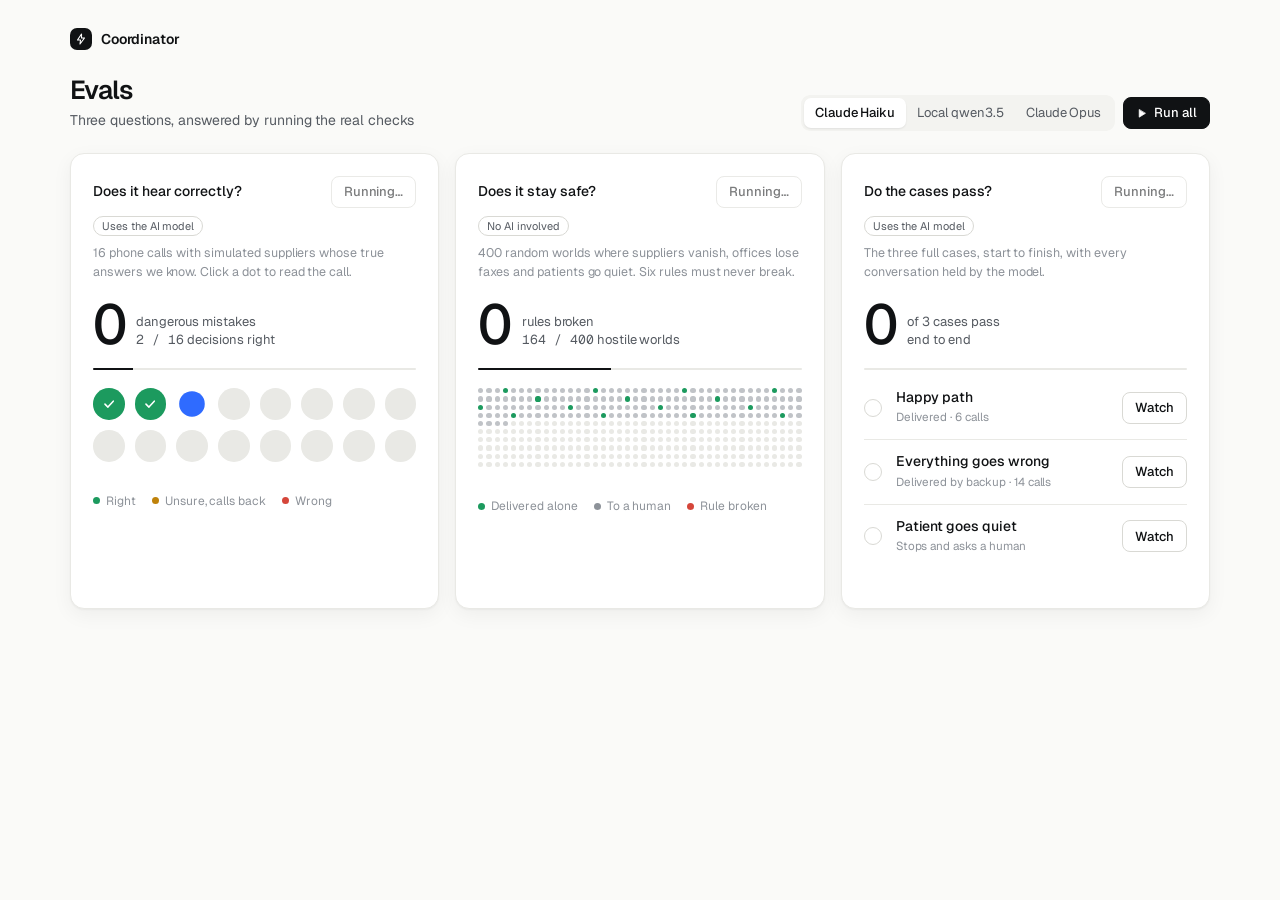
<file: mockup/evals.html>
<!doctype html>
<html lang="en">
<head>
<meta charset="utf-8">
<meta name="viewport" content="width=device-width, initial-scale=1">
<title>Coordinator Evals (mockup)</title>
<link rel="stylesheet" href="https://fonts.googleapis.com/css2?family=Geist:wght@400;500;600&family=Geist+Mono:wght@400;500&display=swap">
<link rel="stylesheet" href="style.css">
</head>
<body>
<svg width="0" height="0" style="position:absolute" aria-hidden="true"><defs>
  <symbol id="i-check" viewBox="0 0 24 24"><path d="m5 12 5 5 9-10"/></symbol>
  <symbol id="i-bolt" viewBox="0 0 24 24"><path d="M13 2 5 14h6l-1 8 9-12h-6z"/></symbol>
  <symbol id="i-play" viewBox="0 0 24 24"><path d="M7 4v16l13-8z"/></symbol>
  <symbol id="i-x" viewBox="0 0 24 24"><path d="M6 6l12 12M18 6 6 18"/></symbol>
</defs></svg>

<div class="page">
  <div class="logo" style="padding:0;margin-bottom:26px"><i><svg class="ic"><use href="#i-bolt"/></svg></i>Coordinator</div>
  <div class="head">
    <div><h1>Evals</h1><div class="meta"><span>Three questions, answered by running the real checks</span></div></div>
    <div class="tools">
      <div class="seg" id="model"><button aria-pressed="true">Claude Haiku</button><button aria-pressed="false">Local qwen3.5</button><button aria-pressed="false">Claude Opus</button></div>
      <button class="btn ink" id="all"><svg class="ic" style="width:11px;height:11px;fill:currentColor"><use href="#i-play"/></svg>Run all</button>
    </div>
  </div>

  <div class="trio">
    <div class="card suite">
      <h2>Does it hear correctly?<button class="btn" data-run="hear">Run</button></h2>
      <p class="sub"><span class="pill">Uses the AI model</span><br>16 phone calls with simulated suppliers whose true answers we know. Click a dot to read the call.</p>
      <div class="big"><b id="h-n">0</b><span>dangerous mistakes<br><span class="mono" id="h-ok">0 / 16</span> decisions right</span></div>
      <div class="meter"><i id="h-bar"></i></div>
      <div class="dots d16" id="h-dots"></div>
      <div class="legend"><span><i class="dot good"></i>Right</span><span><i class="dot warn"></i>Unsure, calls back</span><span><i class="dot bad"></i>Wrong</span></div>
      <span class="ran" id="h-ran"></span>
    </div>

    <div class="card suite">
      <h2>Does it stay safe?<button class="btn" data-run="eng">Run</button></h2>
      <p class="sub"><span class="pill">No AI involved</span><br>400 random worlds where suppliers vanish, offices lose faxes and patients go quiet. Six rules must never break.</p>
      <div class="big"><b id="e-n">0</b><span>rules broken<br><span class="mono" id="e-ok">0 / 400</span> hostile worlds</span></div>
      <div class="meter"><i id="e-bar"></i></div>
      <div class="dots d400" id="e-dots"></div>
      <div class="legend"><span><i class="dot good"></i>Delivered alone</span><span><i class="dot" style="background:var(--muted)"></i>To a human</span><span><i class="dot bad"></i>Rule broken</span></div>
      <span class="ran" id="e-ran"></span>
    </div>

    <div class="card suite">
      <h2>Do the cases pass?<button class="btn" data-run="cases">Run</button></h2>
      <p class="sub"><span class="pill">Uses the AI model</span><br>The three full cases, start to finish, with every conversation held by the model.</p>
      <div class="big"><b id="c-n">0</b><span>of 3 cases pass<br>end to end</span></div>
      <div class="meter"><i id="c-bar"></i></div>
      <div class="cases" id="c-list"></div>
      <span class="ran" id="c-ran"></span>
    </div>
  </div>
</div>

<aside class="drawer" id="drawer" hidden>
  <header><div><b id="d-title"></b><small id="d-sub"></small></div><button class="x" id="d-close" aria-label="Close"><svg class="ic"><use href="#i-x"/></svg></button></header>
  <div class="scroll" id="d-chat"></div>
  <footer id="d-foot"></footer>
</aside>

<script>
const $ = id => document.getElementById(id);
const CASES = [["Happy path", "Delivered · 6 calls", "happy"], ["Everything goes wrong", "Delivered by backup · 14 calls", "gauntlet"], ["Patient goes quiet", "Stops and asks a human", "quiet"]];
const CHECK = '<svg class="ic"><use href="#i-check"/></svg>';
const timers = {};
const CALLS = [["Are you taking new Medicare patients?", "Not at the moment, sorry.", "Rejected, correctly: not taking patients"], ["Do you accept Medicare assignment?", "Yes, always.", "Qualified, correctly"], ["Do you have a K0001 in stock?", "We're out for three weeks.", "Rejected, correctly: out of stock"], ["Do you deliver to 60614?", "Sure, that's in our area.", "Qualified, correctly"]];
const WHY = ["supplier went silent", "patient never replied", "office refused the order", "no supplier could serve"];
function busy(key, on) { const b = document.querySelector(`[data-run="${key}"]`); b.disabled = on; b.textContent = on ? "Running…" : "Run again"; if (!on) document.getElementById(key[0] + "-ran").textContent = "Finished just now"; }
function fill(key, n, ms, each, instant) {
  clearInterval(timers[key]);
  if (instant) { for (let i = 0; i < n; i++) each(i); return busy(key, false); }
  busy(key, true); let i = 0; timers[key] = setInterval(() => { if (i >= n) { clearInterval(timers[key]); return busy(key, false); } each(i++); }, ms);
}
function hear(instant) {
  $("h-dots").innerHTML = Array.from({ length: 16 }, (_, i) => `<button class="d" data-i="${i}" title="Supplier ${i + 1}" aria-label="Supplier ${i + 1}">${CHECK}</button>`).join("");
  $("h-ok").textContent = "0 / 16"; $("h-bar").style.width = 0;
  if (!instant) $("h-dots").children[0].className = "d run";
  fill("hear", 16, 420, i => { const d = $("h-dots").children[i]; d.className = "d good"; $("h-ok").textContent = `${i + 1} / 16`; $("h-bar").style.width = (i + 1) / 16 * 100 + "%"; if (d.nextElementSibling && !instant) d.nextElementSibling.className = "d run"; }, instant);
}
function eng(instant) {
  $("e-dots").innerHTML = Array.from({ length: 400 }, () => `<i class="d"></i>`).join(""); $("e-ok").textContent = "0 / 400"; $("e-bar").style.width = 0;
  fill("eng", 400, 6, i => { const alone = i % 11 === 3, d = $("e-dots").children[i]; d.className = "d " + (alone ? "good" : "human"); d.title = `World ${i + 1}: ` + (alone ? "delivered with no human" : "handed to a human, " + WHY[i % 4]); $("e-ok").textContent = `${i + 1} / 400`; $("e-bar").style.width = (i + 1) / 400 * 100 + "%"; }, instant);
}
function cases(instant) {
  $("c-list").innerHTML = CASES.map(([n, s, k]) => `<div class="case"><span class="m">${CHECK}</span><div><b>${n}</b><small>${s}</small></div><a class="btn" href="index.html?s=${k}" target="_blank" rel="noopener">Watch</a></div>`).join("");
  $("c-n").textContent = "0"; $("c-bar").style.width = 0;
  fill("cases", 3, 1500, i => { $("c-list").children[i].classList.add("pass"); $("c-n").textContent = i + 1; $("c-bar").style.width = (i + 1) / 3 * 100 + "%"; }, instant);
}
document.addEventListener("click", e => {
  const r = e.target.closest("[data-run]"); if (r && !r.disabled) ({ hear, eng, cases })[r.dataset.run]();
  if (e.target.closest("#all")) { hear(); eng(); cases(); }
  const segb = e.target.closest(".seg button"); if (segb) { segb.parentElement.querySelectorAll("button").forEach(x => x.setAttribute("aria-pressed", x === segb)); hear(); cases(); }
  const d = e.target.closest(".d16 .d");
  if (d && d.classList.contains("good")) {
    const i = +d.dataset.i, [ask, said, verdict] = CALLS[i % 4];
    $("d-title").textContent = `Supplier ${i + 1}`; $("d-sub").textContent = "Simulated phone call";
    $("d-chat").innerHTML = [["in", `Supplier ${i + 1}, how can I help?`], ["out", ask], ["in", said], ["out", "Understood, thank you."]].map(([w, t]) => `<div class="b ${w}">${t}</div>`).join("");
    $("d-foot").innerHTML = `<i class="dot good"></i>${verdict}`; $("drawer").hidden = false;
  }
  if (e.target.closest("#d-close")) $("drawer").hidden = true;
});
const q = new URLSearchParams(location.search);
if (q.get("theme")) document.documentElement.dataset.theme = q.get("theme");
const instant = q.has("done");
hear(instant); eng(instant); cases(instant);
</script>
</body>
</html>
</file>
<file: mockup/style.css>
/* Layout: product app shell. Quiet sidebar, generous canvas, one accent.
   Colour appears only as small status dots; surfaces are neutral with hairline borders. */
:root {
  --bg: #fafaf8; --surface: #ffffff; --subtle: #f3f3f0; --ink: #101214; --ink2: #555a61; --muted: #8d9299; --line: #e9e9e5; --line2: #d9d9d4;
  --accent: #2f6bff; --accent-soft: #eef3ff; --on-ink: #ffffff;
  --good: #1c9a5e; --good-soft: #eaf7f0; --warn: #bf820a; --warn-soft: #fcf4e2; --bad: #d5463a; --bad-soft: #fdeceb;
  --shadow: 0 1px 2px rgba(16,18,20,.04), 0 6px 20px rgba(16,18,20,.05);
  --sans: "Geist", "Inter", system-ui, -apple-system, "Segoe UI", sans-serif;
  --mono: "Geist Mono", ui-monospace, "SF Mono", Menlo, monospace;
}
@media (prefers-color-scheme: dark) { :root:not([data-theme="light"]) {
  --bg: #0a0b0c; --surface: #121315; --subtle: #191a1d; --ink: #f3f4f5; --ink2: #a6aab0; --muted: #6b7077; --line: #1f2124; --line2: #2d3035;
  --accent: #7098ff; --accent-soft: #151e36; --on-ink: #0a0b0c;
  --good: #46c088; --good-soft: #0f271c; --warn: #dfa93f; --warn-soft: #2a210a; --bad: #f07162; --bad-soft: #32140f;
  --shadow: 0 1px 2px rgba(0,0,0,.3), 0 8px 24px rgba(0,0,0,.25); color-scheme: dark; } }
:root[data-theme="dark"] {
  --bg: #0a0b0c; --surface: #121315; --subtle: #191a1d; --ink: #f3f4f5; --ink2: #a6aab0; --muted: #6b7077; --line: #1f2124; --line2: #2d3035;
  --accent: #7098ff; --accent-soft: #151e36; --on-ink: #0a0b0c;
  --good: #46c088; --good-soft: #0f271c; --warn: #dfa93f; --warn-soft: #2a210a; --bad: #f07162; --bad-soft: #32140f;
  --shadow: 0 1px 2px rgba(0,0,0,.3), 0 8px 24px rgba(0,0,0,.25); color-scheme: dark; }

* { box-sizing: border-box; } [hidden] { display: none !important; }
html, body { height: 100%; }
body { margin: 0; background: var(--bg); color: var(--ink); font: 14px/1.5 var(--sans); -webkit-font-smoothing: antialiased; letter-spacing: -.003em; }
button, select, input { font: inherit; color: inherit; letter-spacing: inherit; }
h1, h2, h3, p { margin: 0; }
.mono { font-family: var(--mono); font-variant-numeric: tabular-nums; letter-spacing: 0; }
.muted { color: var(--muted); }
svg.ic { width: 16px; height: 16px; fill: none; stroke: currentColor; stroke-width: 1.6; stroke-linecap: round; stroke-linejoin: round; flex: none; }
:focus-visible { outline: 2px solid var(--accent); outline-offset: 2px; border-radius: 6px; }

/* shell */
.shell { display: grid; grid-template-columns: 232px minmax(0, 1fr); min-height: 100%; }
.side { border-right: 1px solid var(--line); padding: 18px 12px; display: flex; flex-direction: column; gap: 22px; position: sticky; top: 0; height: 100vh; }
.logo { display: flex; align-items: center; gap: 9px; font-weight: 600; padding: 0 8px; letter-spacing: -.01em; }
.logo i { width: 22px; height: 22px; border-radius: 7px; background: var(--ink); color: var(--on-ink); display: grid; place-items: center; }
.logo i svg.ic { width: 12px; height: 12px; stroke-width: 2.2; }
.nav { display: grid; gap: 2px; }
.nav .lbl { font-size: 11px; color: var(--muted); padding: 0 8px 6px; letter-spacing: .04em; text-transform: uppercase; }
.nav button, .nav a { display: flex; align-items: center; gap: 9px; padding: 7px 8px; border-radius: 8px; border: 0; background: transparent; color: var(--ink2); cursor: pointer; text-decoration: none; text-align: left; }
.nav button:hover, .nav a:hover { background: var(--subtle); color: var(--ink); }
.nav button[aria-selected="true"] { background: var(--subtle); color: var(--ink); font-weight: 500; }
.nav .count { margin-left: auto; font-size: 11px; color: var(--muted); } .nav .count:empty { display: none; }
.nav .count.n { background: var(--bad); color: #fff; border-radius: 99px; min-width: 18px; padding: 0 6px; text-align: center; font-weight: 600; line-height: 18px; }
.side .foot { margin-top: auto; display: grid; gap: 10px; padding: 0 8px; font-size: 12px; color: var(--muted); }
.who { display: flex; align-items: center; gap: 9px; color: var(--ink2); }
.main { padding: 28px max(20px, env(safe-area-inset-right, 0px)) 56px max(20px, env(safe-area-inset-left, 0px)); max-width: 1180px; width: 100%; margin: 0 auto; }
@media (max-width: 860px) {
  .shell { grid-template-columns: minmax(0, 1fr); }
  .side { position: static; height: auto; flex-direction: row; flex-wrap: wrap; align-items: center; gap: 10px; border-right: 0; border-bottom: 1px solid var(--line); padding: 10px 12px; }
  .nav { display: flex; flex-wrap: wrap; } .nav .lbl, .side .foot { display: none; }
  .main { padding-left: max(16px, env(safe-area-inset-left, 0px)); padding-right: max(16px, env(safe-area-inset-right, 0px)); }
}

/* header */
.head { display: flex; flex-wrap: wrap; align-items: flex-end; justify-content: space-between; gap: 14px 20px; margin-bottom: 22px; }
.head h1 { font-size: 26px; font-weight: 600; letter-spacing: -.025em; line-height: 1.15; }
.head .meta { color: var(--ink2); margin-top: 4px; display: flex; flex-wrap: wrap; gap: 4px 8px; }
.head .meta span + span::before { content: "·"; margin-right: 8px; color: var(--line2); }
.tools { display: flex; flex-wrap: wrap; gap: 8px; align-items: center; }
.seg { display: inline-flex; background: var(--subtle); border-radius: 9px; padding: 3px; }
.seg button { border: 0; background: transparent; padding: 5px 11px; border-radius: 7px; cursor: pointer; color: var(--ink2); font-size: 13px; white-space: nowrap; }
.seg.sm button { padding: 3px 9px; font-size: 12px; }
.seg button[aria-pressed="true"] { background: var(--surface); color: var(--ink); font-weight: 500; box-shadow: 0 1px 2px rgba(16,18,20,.08); }
.btn { display: inline-flex; align-items: center; gap: 7px; height: 32px; padding: 0 12px; border-radius: 8px; border: 1px solid var(--line2); background: var(--surface); cursor: pointer; font-weight: 500; font-size: 13px; text-decoration: none; color: var(--ink); white-space: nowrap; }
.btn:hover { background: var(--subtle); }
.btn.ink { background: var(--ink); color: var(--on-ink); border-color: var(--ink); } .btn.ink:hover { opacity: .88; background: var(--ink); }
.btn.lg { height: 40px; padding: 0 16px; font-size: 14px; border-radius: 10px; }

.card { background: var(--surface); border: 1px solid var(--line); border-radius: 14px; box-shadow: var(--shadow); }
.dot { width: 7px; height: 7px; border-radius: 50%; background: var(--line2); display: inline-block; flex: none; }
.good > .dot, .dot.good { background: var(--good); } .bad > .dot, .dot.bad { background: var(--bad); }
.warn > .dot, .dot.warn { background: var(--warn); } .live > .dot, .dot.live { background: var(--accent); }
.avatar { width: 32px; height: 32px; border-radius: 50%; background: var(--subtle); border: 1px solid var(--line); display: grid; place-items: center; font-size: 11px; font-weight: 600; color: var(--ink2); flex: none; letter-spacing: 0; }

/* stepper */
.steps { display: flex; align-items: center; gap: 10px; margin-bottom: 18px; }
.stp { display: flex; align-items: center; gap: 8px; color: var(--muted); white-space: nowrap; font-size: 13px; }
.stp .c { width: 20px; height: 20px; border-radius: 50%; border: 1.5px solid var(--line2); display: grid; place-items: center; transition: all .3s; }
.stp .c svg.ic { width: 11px; height: 11px; stroke-width: 2.4; opacity: 0; }
.stp.on { color: var(--ink); } .stp.on .c { border-color: var(--accent); box-shadow: 0 0 0 3px var(--accent-soft); }
.stp.done { color: var(--ink); } .stp.done .c { background: var(--ink); border-color: var(--ink); color: var(--on-ink); } .stp.done .c svg.ic { opacity: 1; }
.stp small { font-size: 11px; color: var(--muted); }
.steps .rule { flex: 1; height: 1px; background: var(--line2); min-width: 12px; }
@media (max-width: 700px) { .steps { flex-wrap: wrap; } .steps .rule { display: none; } }

/* stage */
.stage { position: relative; overflow: hidden; }
.stage::before { content: ""; position: absolute; inset: 0; background-image: radial-gradient(var(--line2) 1px, transparent 1px); background-size: 22px 22px; opacity: .55;
  mask-image: radial-gradient(ellipse at center, #000 30%, transparent 78%); -webkit-mask-image: radial-gradient(ellipse at center, #000 30%, transparent 78%); }
.nowline { position: relative; display: flex; align-items: center; gap: 12px; padding: 16px 20px; border-bottom: 1px solid var(--line); background: var(--surface); }
.nowline time { font: 500 12px var(--mono); color: var(--muted); white-space: nowrap; }
.nowline p { font-size: 17px; font-weight: 500; letter-spacing: -.015em; min-width: 0; flex: 1; }
.nowline .btn { border-color: var(--bad); color: var(--bad); }
.nowline .dot { width: 8px; height: 8px; box-shadow: 0 0 0 4px var(--accent-soft); background: var(--accent); transition: all .3s; }
.nowline.bad .dot { background: var(--bad); box-shadow: 0 0 0 4px var(--bad-soft); } .nowline.good .dot { background: var(--good); box-shadow: 0 0 0 4px var(--good-soft); }
.nowline.warn .dot { background: var(--warn); box-shadow: 0 0 0 4px var(--warn-soft); }
.board { position: relative; display: grid; grid-template-columns: minmax(0, .9fr) 190px minmax(0, 1.6fr); gap: 34px; align-items: center; padding: 30px 28px 34px; min-height: 0; }
.board > svg { position: absolute; inset: 0; width: 100%; height: 100%; pointer-events: none; overflow: visible; }
.board path { fill: none; stroke: var(--line2); stroke-width: 1.25; }
.board path.live { stroke: var(--accent); stroke-width: 1.5; }
.board circle.pulse { fill: var(--accent); }
.col { display: grid; gap: 18px; position: relative; z-index: 1; min-width: 0; }
.node { display: flex; align-items: center; gap: 11px; padding: 11px 13px; background: var(--surface); border: 1px solid var(--line); border-radius: 12px; box-shadow: var(--shadow); transition: border-color .25s, box-shadow .25s, opacity .25s; min-width: 0; }
.node b { display: block; font-weight: 500; line-height: 1.25; white-space: nowrap; overflow: hidden; text-overflow: ellipsis; }
.node > div { min-width: 0; }
.node .st { display: flex; align-items: center; gap: 6px; font-size: 12.5px; color: var(--ink2); margin-top: 2px; }
.node.live { border-color: var(--accent); box-shadow: 0 0 0 3px var(--accent-soft), var(--shadow); }
.node.off { opacity: .55; box-shadow: none; }
.node .ch { margin-left: auto; font-size: 11px; color: var(--muted); white-space: nowrap; padding-left: 8px; }
.node[data-step]:not([data-step=""]), .node.alert { cursor: pointer; }
.node.pill { padding: 7px 14px 7px 8px; gap: 9px; border-radius: 99px; } .node.pill .avatar { width: 28px; height: 28px; } .node.pill b { font-size: 13px; } .node.pill .st { font-size: 12px; margin-top: 0; }
.node.alert { border-color: var(--bad); box-shadow: 0 0 0 3px var(--bad-soft), var(--shadow); }
.center { display: grid; justify-items: center; gap: 34px; position: relative; z-index: 1; }
.hub { width: 84px; height: 84px; border-radius: 50%; background: var(--surface); border: 1px solid var(--line2); box-shadow: var(--shadow); display: grid; place-items: center; position: relative; }
.hub span { width: 40px; height: 40px; border-radius: 12px; background: var(--ink); color: var(--on-ink); display: grid; place-items: center; }
.hub span svg.ic { width: 18px; height: 18px; stroke-width: 2; }
.hub::after { content: ""; position: absolute; inset: -9px; border-radius: 50%; border: 1px solid var(--accent); opacity: 0; animation: halo 2.4s ease-out infinite; }
@keyframes halo { 0% { transform: scale(.9); opacity: .5; } 100% { transform: scale(1.25); opacity: 0; } }
.hubname { font-size: 12px; color: var(--muted); margin-top: -22px; }
.suphead { display: flex; justify-content: space-between; align-items: baseline; margin-bottom: 10px; font-size: 12px; color: var(--muted); position: relative; z-index: 1; }
.sups { display: grid; grid-template-columns: repeat(4, minmax(0, 1fr)); gap: 8px; position: relative; z-index: 1; }
.sup { text-align: left; padding: 9px 10px; background: var(--surface); border: 1px solid var(--line); border-radius: 10px; cursor: pointer; display: grid; gap: 1px; position: relative; transition: all .25s; min-width: 0; }
.sup b { font-weight: 500; font-size: 13px; line-height: 1.3; overflow: hidden; text-overflow: ellipsis; white-space: nowrap; padding-right: 12px; }
.sup small { font-size: 11.5px; color: var(--muted); white-space: nowrap; overflow: hidden; text-overflow: ellipsis; }
.sup .dot { position: absolute; top: 11px; right: 10px; transition: background .25s; }
.sup:hover { border-color: var(--muted); }
.sup.idle { background: transparent; border-style: dashed; cursor: default; } .sup.idle b { color: var(--muted); font-weight: 400; } .sup.idle .dot { background: transparent; box-shadow: inset 0 0 0 1.5px var(--line2); }
.dot.hollow { background: transparent; box-shadow: inset 0 0 0 1.5px var(--line2); }
.sups + .legend { position: relative; z-index: 1; }
/* play bar */
.scrub { position: relative; display: grid; grid-template-columns: auto minmax(0, 1fr) auto; gap: 16px; align-items: center; padding: 12px 20px 10px; border-top: 1px solid var(--line); background: var(--surface); font-size: 12px; }
.pp { width: 32px; height: 32px; border-radius: 50%; border: 0; background: var(--ink); color: var(--on-ink); display: grid; place-items: center; cursor: pointer; } .pp:hover { opacity: .88; }
.pp svg.ic { width: 12px; height: 12px; fill: currentColor; stroke: none; }
.track { position: relative; padding-bottom: 16px; padding-top: 4px; }
.track input { -webkit-appearance: none; appearance: none; display: block; width: 100%; height: 14px; margin: 0; background: transparent; cursor: pointer; }
.track input::-webkit-slider-runnable-track { height: 3px; border-radius: 2px; background: linear-gradient(to right, var(--ink) var(--p, 0%), var(--line2) var(--p, 0%)); }
.track input::-moz-range-track { height: 3px; border-radius: 2px; background: var(--line2); } .track input::-moz-range-progress { height: 3px; border-radius: 2px; background: var(--ink); }
.track input::-webkit-slider-thumb { -webkit-appearance: none; width: 12px; height: 12px; border-radius: 50%; background: var(--ink); margin-top: -4.5px; box-shadow: 0 0 0 3px var(--surface); }
.track input::-moz-range-thumb { width: 12px; height: 12px; border: 0; border-radius: 50%; background: var(--ink); }
.ticks { position: absolute; left: 0; right: 0; bottom: 0; height: 14px; pointer-events: none; }
.ticks span { position: absolute; transform: translateX(-50%); font: 10.5px var(--mono); color: var(--muted); }
.sup.calling { border-color: var(--accent); box-shadow: 0 0 0 3px var(--accent-soft); } .sup.calling .dot { background: var(--accent); }
.sup.out b { color: var(--muted); } .sup.out .dot { background: var(--bad); }
.sup.wait .dot { background: var(--warn); }
.sup.ok .dot { background: var(--good); }
.sup.booked { background: var(--good-soft); border-color: transparent; } .sup.booked .dot { background: var(--good); } .sup.booked small { color: var(--good); }
.sup.silent { background: var(--warn-soft); border-color: transparent; } .sup.silent .dot { background: var(--warn); } .sup.silent small { color: var(--warn); }
@media (max-width: 900px) { .board { grid-template-columns: minmax(0, 1fr); } .board > svg { display: none; } .sups { grid-template-columns: repeat(2, minmax(0, 1fr)); } }

/* lower row */
.row { display: grid; grid-template-columns: minmax(0, 1.9fr) minmax(0, 1fr); gap: 16px; margin-top: 16px; align-items: start; }
@media (max-width: 900px) { .row { grid-template-columns: minmax(0, 1fr); } }
.pad { padding: 18px 20px; }
.ttl { font-size: 13px; font-weight: 500; margin-bottom: 14px; display: flex; justify-content: space-between; align-items: baseline; gap: 10px; }
.ttl span { font-weight: 400; color: var(--muted); font-size: 12px; }
.ttl .seg { font-weight: 400; }
.feed { height: 296px; overflow: auto; margin: 0 -8px -6px; }
.feed .fe { padding: 8px; }
.fd { font: 11px var(--mono); color: var(--muted); padding: 10px 8px 4px; }
.fd:first-child { padding-top: 0; }
.fr { display: grid; grid-template-columns: 40px 24px minmax(0, 1fr) auto; gap: 10px; align-items: center; width: 100%; text-align: left; border: 0; background: transparent; padding: 6px 8px; border-radius: 8px; cursor: pointer; }
.fr:hover { background: var(--subtle); }
.fr time { font: 11.5px var(--mono); color: var(--muted); }
.fr .who { width: 24px; height: 24px; border-radius: 50%; background: var(--subtle); display: grid; place-items: center; color: var(--ink2); } .fr .who svg.ic { width: 12px; height: 12px; }
.fr .tx { min-width: 0; }
.tag { font-size: 11.5px; display: inline-flex; gap: 7px; align-items: center; color: var(--ink2); white-space: nowrap; }
.tag.bad, .tag.human { color: var(--bad); } .tag.warn { color: var(--warn); } .human > .dot, .out > .dot { background: var(--bad); }
.nowline.out .dot, .nowline.human .dot { background: var(--bad); box-shadow: 0 0 0 4px var(--bad-soft); }
.fr.new { animation: rise .4s ease-out; }
@keyframes rise { from { opacity: 0; transform: translateY(6px); } }
@keyframes pop { from { transform: scale(0); } }
.legend { display: flex; flex-wrap: wrap; gap: 6px 16px; font-size: 12px; color: var(--muted); margin-top: 12px; }
.legend span { display: inline-flex; align-items: center; gap: 6px; }
.stats { display: grid; grid-template-columns: repeat(2, minmax(0, 1fr)); }
.stat { padding: 16px 20px; } .stat:nth-child(odd) { border-right: 1px solid var(--line); } .stat:nth-child(-n+2) { border-bottom: 1px solid var(--line); }
.stat b { display: block; font-size: 30px; font-weight: 500; letter-spacing: -.03em; line-height: 1.1; font-variant-numeric: tabular-nums; }
.stat span { font-size: 12.5px; color: var(--muted); }
@media (prefers-reduced-motion: reduce) { .hub::after, .fr.new { animation: none; } }

/* patient */
.middle { display: grid; grid-template-columns: minmax(0, 380px) minmax(0, 300px); justify-content: center; gap: 24px; align-items: start; }
@media (max-width: 800px) { .middle { grid-template-columns: minmax(0, 1fr); justify-items: center; } }
.phone { width: min(380px, 100%); border-radius: 34px; padding: 8px; background: var(--surface); border: 1px solid var(--line2); box-shadow: var(--shadow); }
.screen { border-radius: 27px; background: var(--bg); overflow: hidden; border: 1px solid var(--line); }
.phead { display: flex; align-items: center; gap: 10px; padding: 14px 16px 12px; background: var(--surface); border-bottom: 1px solid var(--line); }
.phead b { font-weight: 500; display: block; line-height: 1.2; } .phead small { color: var(--muted); font-size: 12px; }
.pstat { padding: 12px 16px 12px; background: var(--surface); border-bottom: 1px solid var(--line); }
.pstat b { font-size: 16px; font-weight: 600; letter-spacing: -.015em; }
.prog { display: grid; grid-template-columns: repeat(4, minmax(0, 1fr)); gap: 4px; margin-top: 10px; }
.prog span { font-size: 10.5px; color: var(--muted); display: grid; gap: 5px; } .prog span::before { content: ""; height: 3px; border-radius: 2px; background: var(--line2); }
.prog span.done { color: var(--ink2); } .prog span.done::before { background: var(--good); } .prog span.now { color: var(--ink); } .prog span.now::before { background: var(--accent); }
.phone .msgs { height: 300px; min-height: 0; overflow: auto; }
.typing { display: flex; gap: 4px; padding: 12px; } .typing i { width: 5px; height: 5px; border-radius: 50%; background: var(--muted); animation: blink 1s infinite; } .typing i:nth-child(2) { animation-delay: .15s; } .typing i:nth-child(3) { animation-delay: .3s; }
@keyframes blink { 50% { opacity: .25; } }
.kv { display: grid; gap: 2px; padding: 11px 0; border-top: 1px solid var(--line); } .kv small { color: var(--muted); font-size: 12px; }
.msgs { padding: 16px 14px; display: flex; flex-direction: column; gap: 6px; min-height: 280px; }
.b { max-width: 82%; padding: 8px 12px; border-radius: 17px; background: var(--surface); border: 1px solid var(--line); overflow-wrap: anywhere; line-height: 1.4; }
.b.in { align-self: flex-start; border-bottom-left-radius: 5px; }
.b.out { align-self: flex-end; background: var(--ink); color: var(--on-ink); border-color: var(--ink); border-bottom-right-radius: 5px; }
.day { align-self: center; font-size: 11px; color: var(--muted); margin: 6px 0 2px; }
.quick { display: flex; flex-wrap: wrap; gap: 6px; padding: 10px 14px 12px; transition: opacity .2s; }
.chip { border: 1px solid var(--line2); background: var(--surface); border-radius: 99px; padding: 5px 12px; cursor: pointer; font-size: 13px; }
.chip:hover { background: var(--subtle); }
.chip[aria-pressed="true"] { background: var(--ink); color: var(--on-ink); border-color: var(--ink); }
.compose { display: flex; gap: 8px; padding: 10px 12px 12px; background: var(--surface); border-top: 1px solid var(--line); }
.compose input { flex: 1; min-width: 0; height: 36px; border: 1px solid var(--line2); border-radius: 99px; padding: 0 14px; background: var(--bg); }
.send { width: 36px; height: 36px; border-radius: 50%; border: 0; background: var(--ink); color: var(--on-ink); display: grid; place-items: center; cursor: pointer; flex: none; }

/* advocate */
.empty { display: grid; justify-items: center; gap: 6px; padding: 72px 20px; text-align: center; color: var(--ink2); }
.empty .ring { width: 52px; height: 52px; border-radius: 50%; border: 1px solid var(--line2); display: grid; place-items: center; color: var(--good); margin-bottom: 8px; background: var(--surface); box-shadow: var(--shadow); }
.empty .ring svg.ic { width: 22px; height: 22px; stroke-width: 2; }
.empty h2 { font-size: 18px; font-weight: 500; color: var(--ink); letter-spacing: -.015em; }
.inbox { display: grid; grid-template-columns: 280px minmax(0, 1fr); min-height: 380px; }
@media (max-width: 800px) { .inbox { grid-template-columns: minmax(0, 1fr); } }
.list { border-right: 1px solid var(--line); }
.item { display: flex; gap: 10px; padding: 14px 16px; border-bottom: 1px solid var(--line); } .item.sel { background: var(--subtle); box-shadow: inset 2px 0 0 var(--bad); }
.item b { display: block; font-weight: 500; } .item small { color: var(--muted); }
.detail { padding: 24px; display: grid; gap: 22px; align-content: start; }
.detail h2 { font-size: 20px; font-weight: 600; letter-spacing: -.02em; }
.trail { display: flex; align-items: center; gap: 0; flex-wrap: wrap; }
.trail .t { display: flex; align-items: center; gap: 8px; font-size: 13px; color: var(--ink2); }
.trail .t i { width: 20px; height: 20px; border-radius: 50%; border: 1.5px solid var(--bad); color: var(--bad); display: grid; place-items: center; } .trail .t i svg.ic { width: 9px; height: 9px; stroke-width: 2.6; }
.lab { font-size: 11px; text-transform: uppercase; letter-spacing: .04em; color: var(--muted); margin-bottom: 8px; }
.trail .sep { width: 28px; height: 1px; background: var(--line2); margin: 0 10px; }
.facts { display: grid; gap: 8px; }
.fact { display: flex; align-items: center; gap: 9px; color: var(--ink2); }
.acts { display: flex; flex-wrap: wrap; gap: 8px; }

/* take a call */
.split { display: grid; grid-template-columns: minmax(0, 1.25fr) minmax(0, 1fr); }
@media (max-width: 860px) { .split { grid-template-columns: minmax(0, 1fr); } }
.split .left { border-right: 1px solid var(--line); display: flex; flex-direction: column; }
.split .left .msgs { flex: 1; background: var(--bg); }
.b.agent { align-self: flex-start; border-bottom-left-radius: 5px; }
.heard { padding: 20px 22px; }
.hrow { display: grid; grid-template-columns: 20px minmax(0, 1fr); gap: 10px; padding: 11px 0; border-top: 1px solid var(--line); align-items: start; }
.hrow:first-of-type { border-top: 0; }
.hrow .m { width: 18px; height: 18px; border-radius: 50%; border: 1.5px solid var(--line2); display: grid; place-items: center; margin-top: 1px; }
.hrow.y .m { background: var(--good); border-color: var(--good); color: #fff; } .hrow .m svg.ic { width: 10px; height: 10px; stroke-width: 2.6; }
.hrow b { font-weight: 500; display: block; } .hrow q { color: var(--muted); font-size: 13px; }
.hrow:not(.y, .n, .u, .ask) b { color: var(--muted); }
.hrow.n .m { background: var(--bad); border-color: var(--bad); color: #fff; } .hrow.u .m { border-color: var(--warn); color: var(--warn); font-size: 11px; font-weight: 600; }
.hrow.ask .m { border-color: var(--accent); box-shadow: 0 0 0 3px var(--accent-soft); } .hrow q { quotes: "“" "”"; } .hrow.ask q, .hrow.u q { quotes: none; }
.split .left .msgs { height: 340px; min-height: 0; overflow: auto; } .split .quick { background: var(--bg); }
.verdict.good { background: var(--good-soft); } .verdict.bad { background: var(--bad-soft); } .verdict.warn { background: var(--warn-soft); }
.verdict { margin-top: 14px; padding: 11px 14px; border-radius: 10px; background: var(--subtle); display: flex; align-items: center; gap: 9px; font-weight: 500; }

/* drawer */
.drawer { position: fixed; inset: 12px 12px 12px auto; width: min(400px, calc(100% - 24px)); background: var(--surface); border: 1px solid var(--line); border-radius: 16px; z-index: 20; display: flex; flex-direction: column; box-shadow: 0 20px 60px rgba(16,18,20,.18); overflow: hidden; }
.drawer header { display: flex; justify-content: space-between; align-items: center; gap: 10px; padding: 14px 16px; border-bottom: 1px solid var(--line); }
.drawer header b { font-weight: 500; display: block; line-height: 1.3; } .drawer header small { color: var(--muted); font-size: 12px; }
.drawer footer { display: flex; align-items: center; gap: 10px; padding: 13px 16px; border-top: 1px solid var(--line); font-weight: 500; }
.fax { align-self: flex-start; display: flex; gap: 9px; align-items: flex-start; padding: 10px 12px; border: 1px dashed var(--line2); border-radius: 10px; font: 12px/1.5 var(--mono); color: var(--ink2); background: var(--surface); max-width: 90%; }
.drawer .scroll { overflow: auto; padding: 16px; display: flex; flex-direction: column; gap: 6px; background: var(--bg); flex: 1; }
.x { width: 28px; height: 28px; border-radius: 7px; border: 0; background: transparent; cursor: pointer; display: grid; place-items: center; color: var(--ink2); } .x:hover { background: var(--subtle); }

/* evals */
.page { max-width: 1180px; margin: 0 auto; padding: 28px max(20px, env(safe-area-inset-right, 0px)) 56px max(20px, env(safe-area-inset-left, 0px)); }
.trio { display: grid; grid-template-columns: repeat(3, minmax(0, 1fr)); gap: 16px; }
@media (max-width: 1000px) { .trio { grid-template-columns: minmax(0, 1fr); } }
.suite { padding: 22px; display: grid; gap: 18px; align-content: start; }
.suite .sub { color: var(--muted); font-size: 12.5px; margin-top: -10px; min-height: 57px; } .suite .sub .pill { display: inline-block; margin-bottom: 8px; }
.pill { font-size: 11px; border: 1px solid var(--line2); border-radius: 99px; padding: 1px 8px; color: var(--ink2); font-weight: 400; white-space: nowrap; }
.btn[disabled] { opacity: .55; cursor: default; }
.ran { font-size: 12px; color: var(--muted); }
.suite h2 { font-size: 14px; font-weight: 500; display: flex; justify-content: space-between; align-items: center; gap: 10px; }
.big { display: flex; align-items: flex-end; gap: 12px; }
.big b { font-size: 56px; font-weight: 500; letter-spacing: -.045em; line-height: .9; font-variant-numeric: tabular-nums; }
.big span { color: var(--ink2); font-size: 13px; line-height: 1.35; padding-bottom: 2px; }
.meter { height: 2px; background: var(--line); border-radius: 2px; overflow: hidden; } .meter i { display: block; height: 100%; width: 0; background: var(--ink); transition: width .25s; }
.dots { display: grid; }
.dots.d16 { grid-template-columns: repeat(8, minmax(0, 1fr)); gap: 10px; }
.dots.d400 { grid-template-columns: repeat(40, minmax(0, 1fr)); gap: 3px; }
.d { aspect-ratio: 1; border-radius: 50%; background: var(--line); border: 0; padding: 0; transition: background .25s, transform .25s; display: grid; place-items: center; color: transparent; }
.d16 .d { cursor: pointer; } .d16 .d svg.ic { width: 45%; height: 45%; stroke-width: 2.6; }
.d.good { background: var(--good); color: #fff; } .d.bad { background: var(--bad); } .d.human { background: var(--muted); opacity: .55; } .d.run { background: var(--accent); transform: scale(.8); }
.cases { display: grid; }
.case { display: grid; grid-template-columns: 20px minmax(0, 1fr) auto; gap: 12px; align-items: center; padding: 12px 0; border-top: 1px solid var(--line); }
.case:first-child { border-top: 0; padding-top: 0; }
.case .m { width: 18px; height: 18px; border-radius: 50%; border: 1.5px solid var(--line2); display: grid; place-items: center; color: transparent; transition: all .3s; } .case .m svg.ic { width: 10px; height: 10px; stroke-width: 2.6; }
.case.pass .m { background: var(--good); border-color: var(--good); color: #fff; }
.case b { font-weight: 500; display: block; line-height: 1.3; } .case small { color: var(--muted); }
</file>
